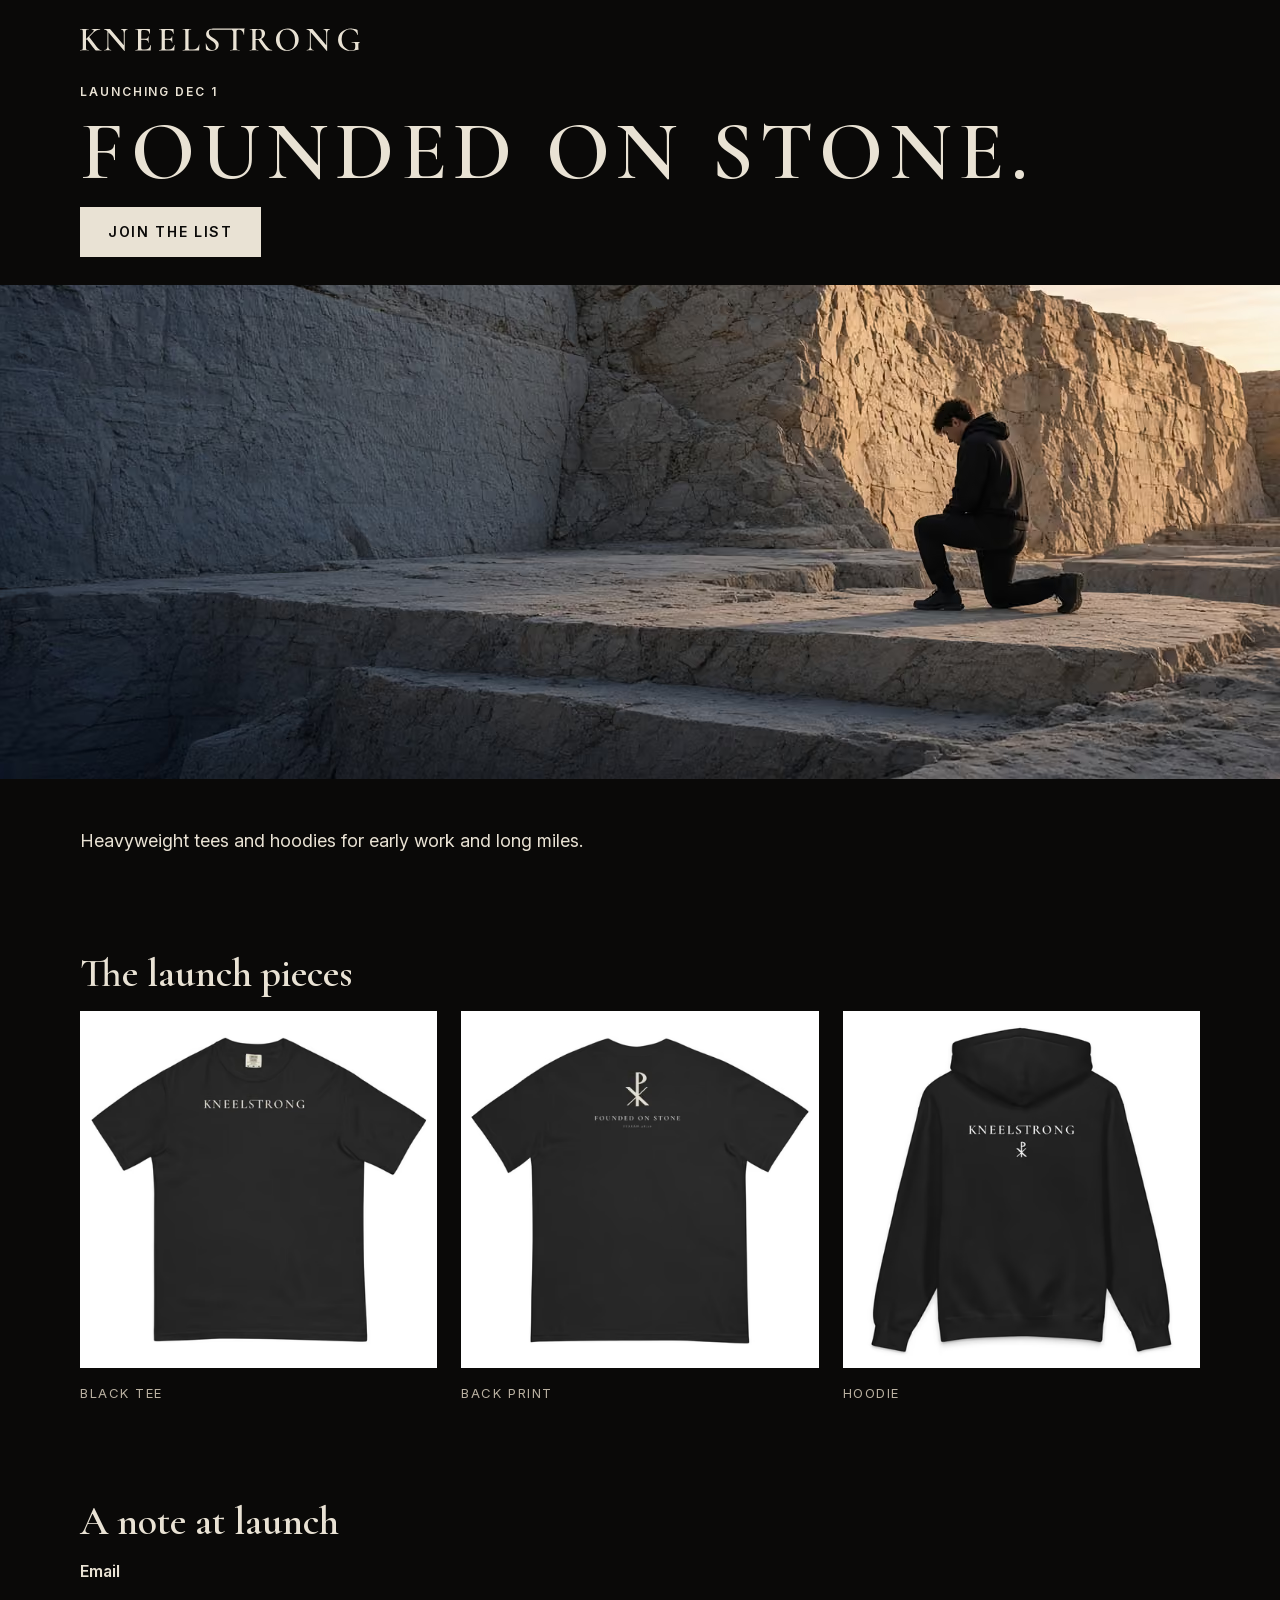
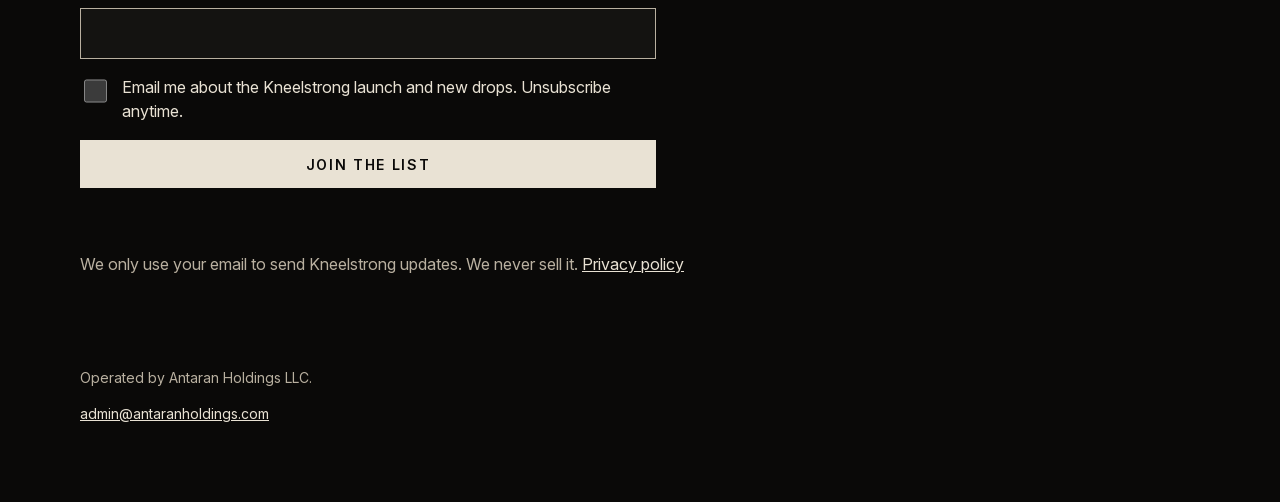
<file: index.html>
<!DOCTYPE html>
<html lang="en">
<head>
<meta charset="utf-8">
<meta name="viewport" content="width=device-width, initial-scale=1">
<title>Kneelstrong | Launching Dec 1</title>
<meta name="description" content="Heavyweight tees and hoodies, founded on stone. Launching Dec 1.">
<link rel="canonical" href="https://kneelstrong.com/">
<meta name="theme-color" content="#0A0908">
<meta http-equiv="Content-Security-Policy" content="default-src 'self'; base-uri 'none'; object-src 'none'; form-action 'none'; img-src 'self'; style-src 'self'; font-src 'self'; script-src 'self'; connect-src 'self' https://script.google.com https://script.googleusercontent.com">
<link rel="icon" href="/favicon.ico" sizes="any">
<link rel="icon" href="/favicon-32.png" type="image/png" sizes="32x32">
<link rel="icon" href="/favicon-48.png" type="image/png" sizes="48x48">
<link rel="icon" href="/favicon-512.png" type="image/png" sizes="512x512">
<link rel="apple-touch-icon" href="/apple-touch-icon.png" sizes="180x180">
<link rel="preload" href="/fonts/CormorantGaramond-SemiBold.woff2" as="font" type="font/woff2" crossorigin="anonymous">
<link rel="preload" as="image" media="(max-width: 899px)" imagesrcset="/media/hero-mobile-480.avif 480w, /media/hero-mobile-720.avif 720w" imagesizes="100vw" type="image/avif" fetchpriority="high">
<link rel="preload" as="image" media="(min-width: 900px)" imagesrcset="/media/hero-desktop-1200.avif 1200w, /media/hero-desktop-1280.avif 1280w" imagesizes="100vw" type="image/avif" fetchpriority="high">
<link rel="stylesheet" href="/assets/site.css">
</head>
<body>
<a class="skip" href="#signup">Skip to signup</a>
<header><div class="wrap"><a href="/"><img class="mark" src="/media/mark.svg" width="8218" height="671" alt="Kneelstrong"></a></div></header>
<main>
<section class="hero">
<picture>
<source media="(min-width: 900px)" type="image/avif" srcset="/media/hero-desktop-1200.avif 1200w, /media/hero-desktop-1280.avif 1280w" sizes="100vw">
<source media="(min-width: 900px)" type="image/webp" srcset="/media/hero-desktop-1200.webp 1200w, /media/hero-desktop-1280.webp 1280w" sizes="100vw">
<source type="image/avif" srcset="/media/hero-mobile-480.avif 480w, /media/hero-mobile-720.avif 720w" sizes="100vw">
<source type="image/webp" srcset="/media/hero-mobile-480.webp 480w, /media/hero-mobile-720.webp 720w" sizes="100vw">
<img class="hero" src="/media/hero-mobile-720.jpg" width="720" height="1280" alt="A person kneeling on stone at dawn" fetchpriority="high" decoding="sync">
</picture>
<div class="hero-copy"><div class="wrap">
<p class="kicker">Launching Dec 1</p>
<h1>Founded on stone.</h1>
<a class="cta" href="#signup">Join the list</a>
</div></div>
</section>
<section><div class="wrap">
<p class="pitch">Heavyweight tees and hoodies for early work and long miles.</p>
</div></section>
<section><div class="wrap">
<h2>The launch pieces</h2>
<ul class="goods">
<li><figure>
<picture>
<source type="image/avif" srcset="/media/mockup-1-480.avif 480w, /media/mockup-1-800.avif 800w, /media/mockup-1-1000.avif 1000w" sizes="(min-width: 900px) 30vw, 100vw">
<source type="image/webp" srcset="/media/mockup-1-480.webp 480w, /media/mockup-1-800.webp 800w, /media/mockup-1-1000.webp 1000w" sizes="(min-width: 900px) 30vw, 100vw">
<img class="mockup" src="/media/mockup-1-1000.jpg" width="1000" height="1000" alt="Black tee with the wordmark on the chest" loading="lazy" decoding="async">
</picture>
<figcaption>Black tee</figcaption>
</figure></li>
<li><figure>
<picture>
<source type="image/avif" srcset="/media/mockup-2-480.avif 480w, /media/mockup-2-800.avif 800w, /media/mockup-2-1000.avif 1000w" sizes="(min-width: 900px) 30vw, 100vw">
<source type="image/webp" srcset="/media/mockup-2-480.webp 480w, /media/mockup-2-800.webp 800w, /media/mockup-2-1000.webp 1000w" sizes="(min-width: 900px) 30vw, 100vw">
<img class="mockup" src="/media/mockup-2-1000.jpg" width="1000" height="1000" alt="Black tee, back, founded on stone" loading="lazy" decoding="async">
</picture>
<figcaption>Back print</figcaption>
</figure></li>
<li><figure>
<picture>
<source type="image/avif" srcset="/media/mockup-3-480.avif 480w, /media/mockup-3-800.avif 800w, /media/mockup-3-1000.avif 1000w" sizes="(min-width: 900px) 30vw, 100vw">
<source type="image/webp" srcset="/media/mockup-3-480.webp 480w, /media/mockup-3-800.webp 800w, /media/mockup-3-1000.webp 1000w" sizes="(min-width: 900px) 30vw, 100vw">
<img class="mockup" src="/media/mockup-3-1000.jpg" width="1000" height="1000" alt="Black hoodie, back, with the wordmark" loading="lazy" decoding="async">
</picture>
<figcaption>Hoodie</figcaption>
</figure></li>
</ul>
</div></section>
<section id="signup"><div class="wrap">
<h2>A note at launch</h2>
<form id="waitlist-form" data-brand="kneelstrong" data-endpoint="https://script.google.com/macros/s/AKfycbx-pmH3hbjp3v4Bs2gjU0Qr4skU8nydUEN-0sS7Pca7UGNEdAtyF03kHwm59aSI5OW9/exec" data-test="false">
<label for="email">Email</label>
<input id="email" name="email" type="email" autocomplete="email" required>
<label class="consent" id="consent-label"><input id="consent" name="consent" type="checkbox" required><span>Email me about the Kneelstrong launch and new drops. Unsubscribe anytime.</span></label>
<label class="honeypot" aria-hidden="true">Website
<input id="website" name="website" type="text" tabindex="-1" autocomplete="off" aria-hidden="true">
</label>
<button id="waitlist-submit" type="submit">Join the list</button>
<p id="waitlist-status" role="status" aria-live="polite"></p>
</form>
<p class="fine-print">We only use your email to send Kneelstrong updates. We never sell it. <a href="/privacy/">Privacy policy</a></p>
</div></section>
</main>
<footer><div class="wrap"><p>Operated by Antaran Holdings LLC.</p><p><a href="mailto:admin@antaranholdings.com">admin@antaranholdings.com</a></p></div></footer>
<script type="module" src="/assets/waitlist.js"></script>
</body>
</html>
</file>
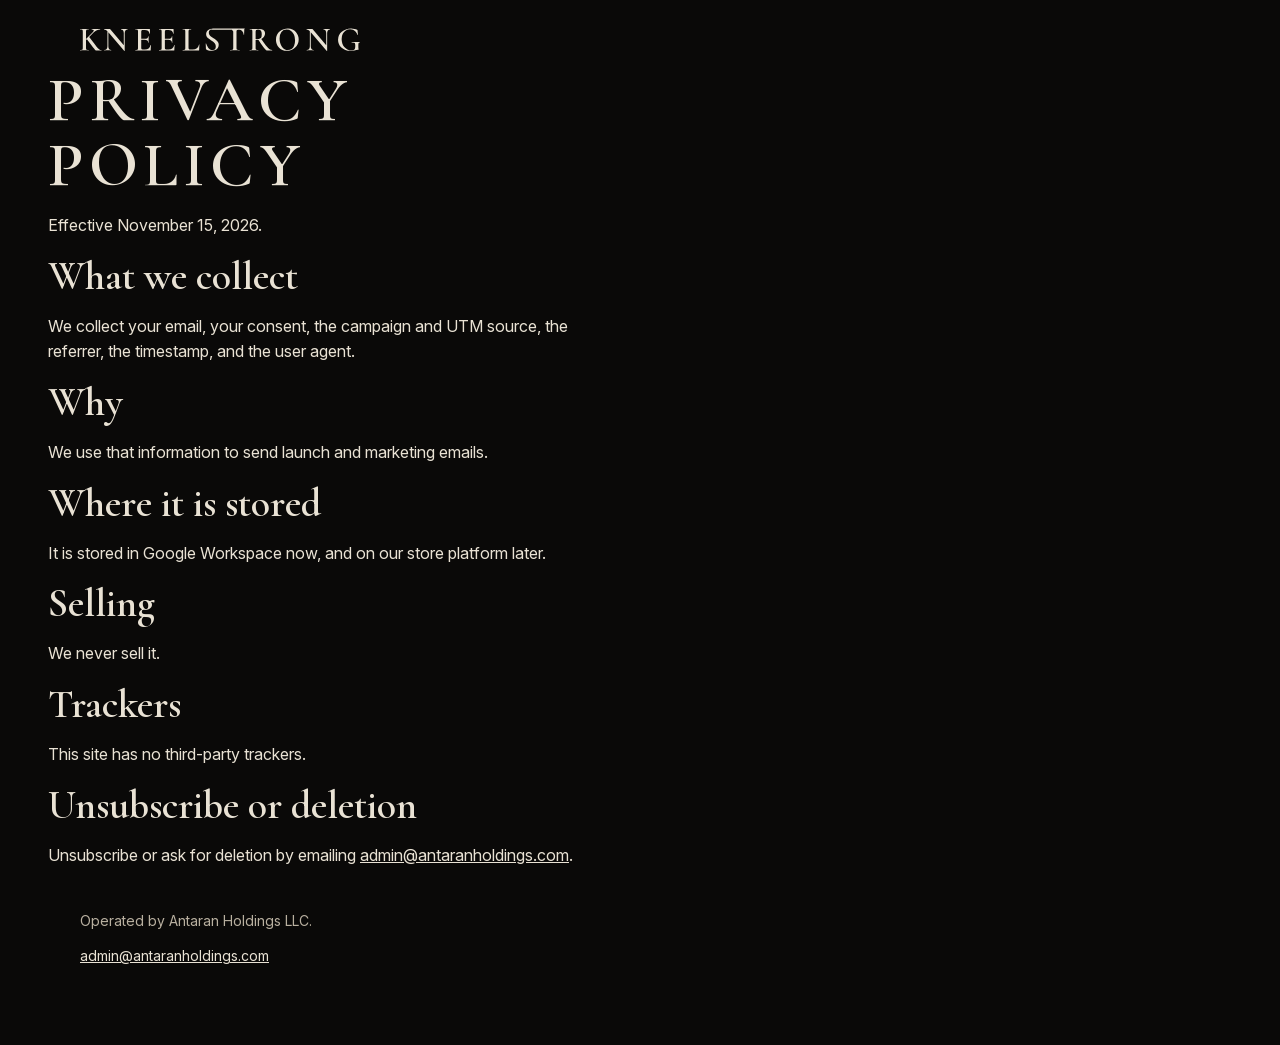
<file: privacy/index.html>
<!DOCTYPE html>
<html lang="en">
<head>
<meta charset="utf-8">
<meta name="viewport" content="width=device-width, initial-scale=1">
<title>Privacy policy | Kneelstrong</title>
<meta name="description" content="Privacy policy for the Kneelstrong launch list.">
<link rel="canonical" href="https://kneelstrong.com/privacy/">
<meta name="theme-color" content="#0A0908">
<meta http-equiv="Content-Security-Policy" content="default-src 'self'; base-uri 'none'; object-src 'none'; form-action 'none'; img-src 'self'; style-src 'self'; font-src 'self'; script-src 'self'; connect-src 'self' https://script.google.com https://script.googleusercontent.com">
<link rel="icon" href="/favicon.ico" sizes="any">
<link rel="icon" href="/favicon-32.png" type="image/png" sizes="32x32">
<link rel="icon" href="/favicon-48.png" type="image/png" sizes="48x48">
<link rel="icon" href="/favicon-512.png" type="image/png" sizes="512x512">
<link rel="apple-touch-icon" href="/apple-touch-icon.png" sizes="180x180">
<link rel="preload" href="/fonts/CormorantGaramond-SemiBold.woff2" as="font" type="font/woff2" crossorigin="anonymous">
<link rel="stylesheet" href="/assets/site.css">
</head>
<body>
<a class="skip" href="#content">Skip to content</a>
<header><div class="wrap"><a href="/"><img class="mark" src="/media/mark.svg" width="8218" height="671" alt="Kneelstrong"></a></div></header>
<main id="content" class="plain"><div class="wrap">
<h1>Privacy policy</h1>
<p>Effective November 15, 2026.</p>
<h2>What we collect</h2>
<p>We collect your email, your consent, the campaign and UTM source, the referrer, the timestamp, and the user agent.</p>
<h2>Why</h2>
<p>We use that information to send launch and marketing emails.</p>
<h2>Where it is stored</h2>
<p>It is stored in Google Workspace now, and on our store platform later.</p>
<h2>Selling</h2>
<p>We never sell it.</p>
<h2>Trackers</h2>
<p>This site has no third-party trackers.</p>
<h2>Unsubscribe or deletion</h2>
<p>Unsubscribe or ask for deletion by emailing <a href="mailto:admin@antaranholdings.com">admin@antaranholdings.com</a>.</p>
</div></main>
<footer><div class="wrap"><p>Operated by Antaran Holdings LLC.</p><p><a href="mailto:admin@antaranholdings.com">admin@antaranholdings.com</a></p></div></footer>
<script type="module" src="/assets/waitlist.js"></script>
</body>
</html>
</file>
<file: assets/site.css>
@font-face {
  font-family: "Cormorant Garamond";
  src: url("/fonts/CormorantGaramond-Medium.woff2") format("woff2");
  font-weight: 500;
  font-style: normal;
  font-display: swap;
}
@font-face {
  font-family: "Cormorant Garamond";
  src: url("/fonts/CormorantGaramond-SemiBold.woff2") format("woff2");
  font-weight: 600;
  font-style: normal;
  font-display: swap;
}
@font-face {
  font-family: "Cormorant Garamond";
  src: url("/fonts/CormorantGaramond-MediumItalic.woff2") format("woff2");
  font-weight: 500;
  font-style: italic;
  font-display: swap;
}
@font-face {
  font-family: "Cormorant Garamond";
  src: url("/fonts/CormorantGaramond-SemiBoldItalic.woff2") format("woff2");
  font-weight: 600;
  font-style: italic;
  font-display: swap;
}
@font-face {
  font-family: "Inter";
  src: url("/fonts/Inter-latin.woff2") format("woff2");
  font-weight: 100 900;
  font-style: normal;
  font-display: swap;
}
:root {
  color-scheme: dark;
  --bg: #0A0908;
  --text: #E9E2D4;
  --muted: #B9B0A0;
  --surface: #141311;
  --border: #B9B0A0;
  --button-bg: #E9E2D4;
  --button-text: #0A0908;
  --focus: #E9E2D4;
  --error: #E8A598;
  --success: #B7C9A8;
  --radius: 0px;
  --display: Cormorant Garamond, Georgia, serif;
  --body: Inter, Arial, sans-serif;
  --editorial: Cormorant Garamond, Georgia, serif;
  --mark-width: 280px;
}
* { box-sizing: border-box; }
html, body { margin: 0; background: var(--bg); color: var(--text); }
body {
  font-family: var(--body);
  font-size: 16px;
  line-height: 1.55;
  font-weight: 400;
}
img { max-width: 100%; height: auto; }
a { color: inherit; }
:focus-visible { outline: 3px solid var(--focus); outline-offset: 3px; }
.skip {
  position: absolute;
  left: 16px;
  top: 16px;
  transform: translateY(-200%);
  background: var(--button-bg);
  color: var(--button-text);
  padding: 12px 16px;
  z-index: 2;
}
.skip:focus { transform: none; }
.wrap { width: min(1120px, calc(100% - 40px)); margin: 0 auto; }
header { padding: 28px 0 8px; }
.mark { width: var(--mark-width); height: auto; display: block; }
.hero { position: relative; padding: 0; }
.hero img {
  width: 100%;
  display: block;
  aspect-ratio: 720 / 1280;
  object-fit: cover;
}
.hero-copy {
  position: absolute;
  top: 0;
  right: 0;
  left: 0;
  z-index: 1;
  padding: 24px 0 28px;
  background: var(--bg);
  color: var(--text);
}
.kicker {
  margin: 0;
  font-weight: 600;
  letter-spacing: 0.16em;
  text-transform: uppercase;
  font-size: 12px;
}
h1, h2 { font-family: var(--display); font-weight: 600; }
h1 {
  margin: 8px 0 12px;
  font-size: clamp(40px, 7vw, 84px);
  letter-spacing: 0.08em;
  text-transform: uppercase;
  line-height: 1.02;
}
h2 { margin: 0 0 16px; font-size: clamp(28px, 4vw, 40px); line-height: 1.1; }
.editorial {
  margin: 0 0 8px;
  font-family: var(--editorial);
  font-style: italic;
  font-weight: 400;
  font-size: clamp(28px, 4vw, 48px);
  line-height: 1.15;
}
.pitch { margin: 0; max-width: 38rem; font-size: 18px; }
section { padding: 28px 0; }
.goods { display: grid; grid-template-columns: 1fr; gap: 20px; list-style: none; padding: 0; margin: 0; }
figure { margin: 0; }
figcaption {
  margin-top: 8px;
  color: var(--muted);
  font-size: 13px;
  letter-spacing: 0.12em;
  text-transform: uppercase;
}
form { display: grid; gap: 16px; max-width: 36rem; }
label { font-weight: 600; }
input[type="email"] {
  width: 100%;
  min-height: 48px;
  margin-top: 8px;
  padding: 12px 14px;
  border: 1px solid var(--border);
  border-radius: var(--radius);
  background: var(--surface);
  color: var(--text);
  font: inherit;
}
.consent {
  display: flex;
  gap: 12px;
  align-items: flex-start;
  min-height: 48px;
  font-weight: 400;
}
.consent input { width: 24px; height: 24px; margin-top: 4px; accent-color: var(--button-bg); }
button, .cta {
  min-height: 48px;
  padding: 14px 28px;
  border: 0;
  border-radius: var(--radius);
  background: var(--button-bg);
  color: var(--button-text);
  font-family: var(--body);
  font-weight: 600;
  letter-spacing: 0.12em;
  text-transform: uppercase;
  font-size: 14px;
  cursor: pointer;
}
.cta { display: inline-flex; align-items: center; text-decoration: none; }
button:disabled { opacity: 0.65; cursor: progress; }
.honeypot {
  position: absolute;
  width: 1px;
  height: 1px;
  padding: 0;
  margin: -1px;
  overflow: hidden;
  clip-path: inset(50%);
  white-space: nowrap;
  border: 0;
}
.status { min-height: 1.5em; margin: 0; }
.status[data-state="success"] { color: var(--success); }
.status[data-state="error"] { color: var(--error); }
.fine-print, footer { color: var(--muted); }
.fine-print a, footer a { color: var(--text); }
footer { padding: 12px 0 64px; font-size: 14px; }
.plain { max-width: 40rem; }
.plain h1 { font-size: clamp(36px, 6vw, 64px); }
@media (min-width: 900px) {
  .wrap { width: min(1120px, calc(100% - 96px)); }
  section { padding: 48px 0; }
  .goods { grid-template-columns: repeat(3, 1fr); gap: 24px; }
  .hero { padding: 0; }
  .hero img { aspect-ratio: 1280 / 720; }
}
</file>
